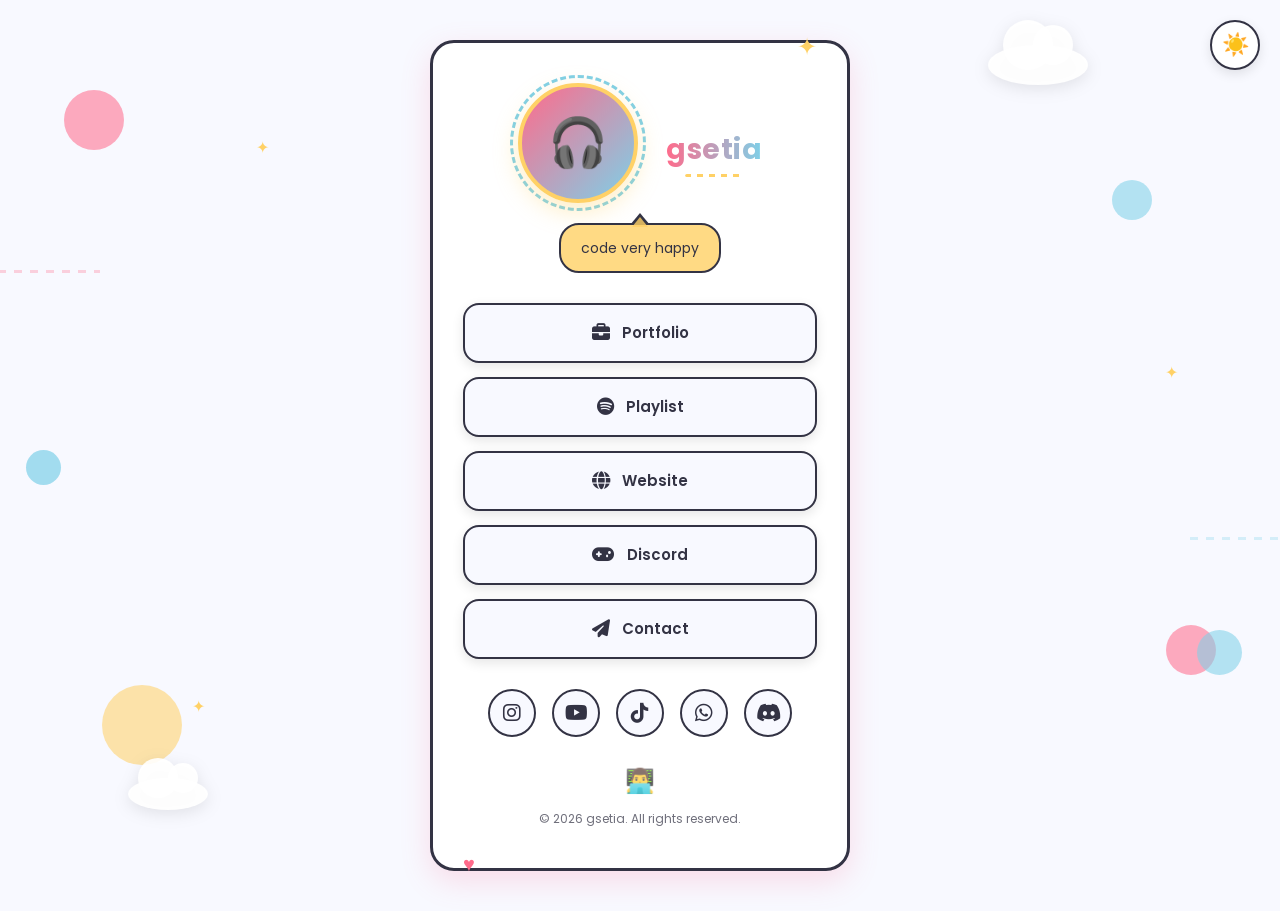
<file: fortopolio/index.html>
<!DOCTYPE html>
<html lang="id">
<head>
  <meta charset="UTF-8">
  <meta name="viewport" content="width=device-width, initial-scale=1.0">
  <title>gsetia | LinkTree</title>
  <!-- Google Fonts - Poppins -->
  <link href="https://fonts.googleapis.com/css2?family=Poppins:wght@300;400;600;700&display=swap" rel="stylesheet">
  <!-- Font Awesome 6 -->
  <link rel="stylesheet" href="https://cdnjs.cloudflare.com/ajax/libs/font-awesome/6.4.0/css/all.min.css">

  <link rel="stylesheet" href="style.css">
</head>
<body>
  <!-- Animated Background -->
  <div class="background-container">
    <div class="bubble"></div>
    <div class="bubble"></div>
    <div class="bubble"></div>
    <div class="bubble"></div>
    <div class="bubble"></div>
    <div class="bubble"></div>
    <div class="cloud cloud-1"></div>
    <div class="cloud cloud-2"></div>
    <div class="dotted-line dotted-line-1"></div>
    <div class="dotted-line dotted-line-2"></div>
    <div class="star star-1">✦</div>
    <div class="star star-2">✦</div>
    <div class="star star-3">✦</div>
  </div>

  <!-- Theme Toggle Button -->
  <button class="theme-toggle" id="themeToggle" aria-label="Toggle theme">
    <span class="sun">☀️</span>
    <span class="moon">🌙</span>
  </button>

  <!-- Main Container -->
  <div class="main-container">
    <div class="card">
      <!-- Header Section -->
      <header class="header">
        <div class="avatar-container">
          <div class="avatar-ring"></div>
          <div class="avatar">
            <span class="preview-avatar-emoji">🎧</span>
          </div>
        </div>
        <h1 class="name">gsetia</h1>
        <div class="tagline-container">
          <p class="tagline">code very happy</p>
        </div>
      </header>

      <!-- Links Section -->
      <nav class="links-container">
        
        <a href="https://gsetia.github.io" class="link-button" data-link="portfolio">
          <i class="fas fa-briefcase"></i>
          <span>Portfolio</span>
        </a>
        <a href="https://open.spotify.com/user/31zwjq6mvebbtv43fy6ydv7nfeim?si=c5c89c3d89de40b7" class="link-button" data-link="playlist">
          <i class="fab fa-spotify"></i>
          <span>Playlist</span>
        </a>
        <a href="https://gsetia.github.io" class="link-button" data-link="website">
          <i class="fas fa-globe"></i>
          <span>Website</span>
        </a>
        <a href="https://discord.com/users/1403013574821150791" class="link-button" data-link="discord">
          <i class="fas fa-gamepad"></i>
          <span>Discord</span>
        </a>
        <a href="https://gsetia.github.io/contact" class="link-button" data-link="contact">
          <i class="fas fa-paper-plane"></i>
          <span>Contact</span>
        </a>
      </nav>

      <!-- Social Icons Section -->
      <div class="social-container">
        
        <a href="https://instagram.com/gsetia" class="social-icon instagram" aria-label="instagram">
          <i class="fab fa-instagram"></i>
        </a>
        <a href="https://youtube.com/@gsetia" class="social-icon youtube" aria-label="youtube">
          <i class="fab fa-youtube"></i>
        </a>
        <a href="https://tiktok.com/@gsetia" class="social-icon tiktok" aria-label="tiktok">
          <i class="fab fa-tiktok"></i>
        </a>
        <a href="https://wa.me/1234567890" class="social-icon whatsapp" aria-label="whatsapp">
          <i class="fab fa-whatsapp"></i>
        </a>
        <a href="https://discord.com/users/1403013574821150791" class="social-icon discord" aria-label="discord">
          <i class="fab fa-discord"></i>
        </a>
      </div>

      <!-- Footer Section -->
      <footer class="footer">
        <div class="footer-decoration">👨‍💻</div>
        <p>&copy; 2026 gsetia. All rights reserved.</p>
      </footer>
    </div>
  </div>

  <script src="script.js"></script>
</body>
</html>
</file>
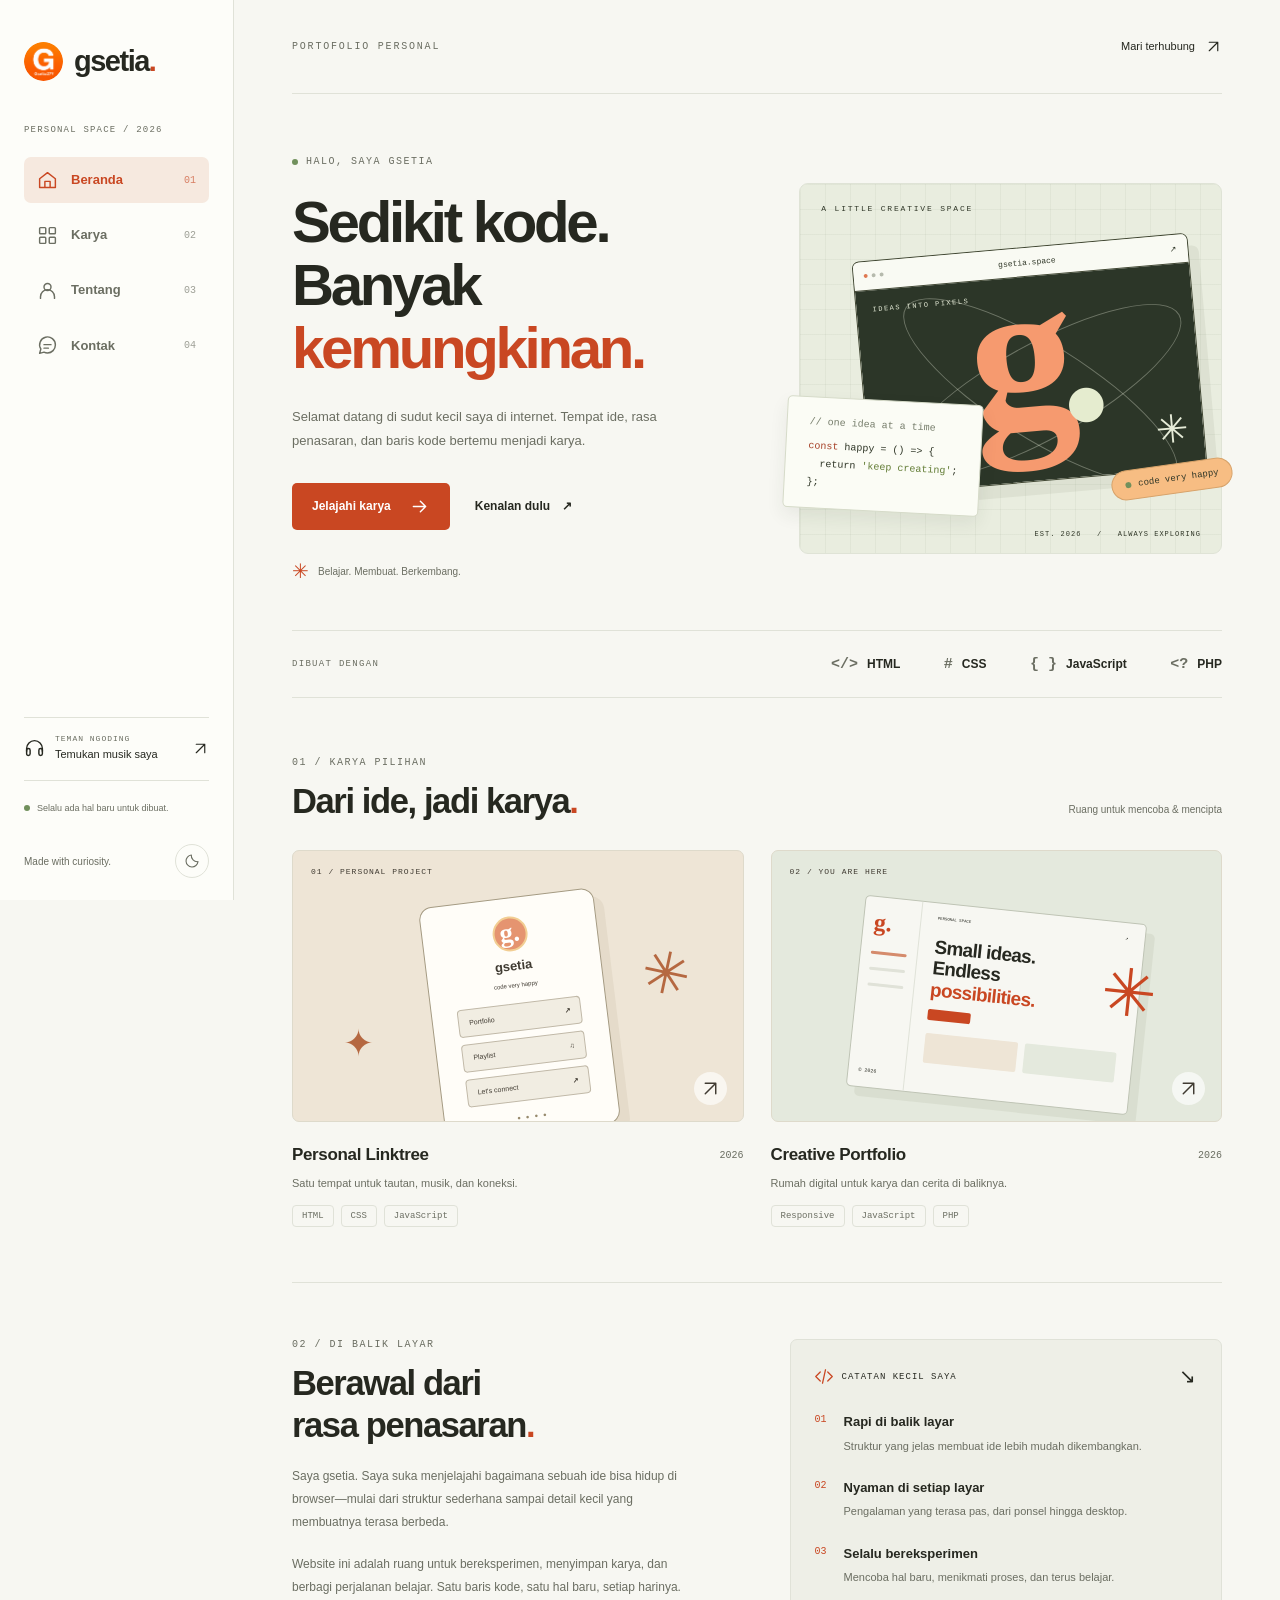
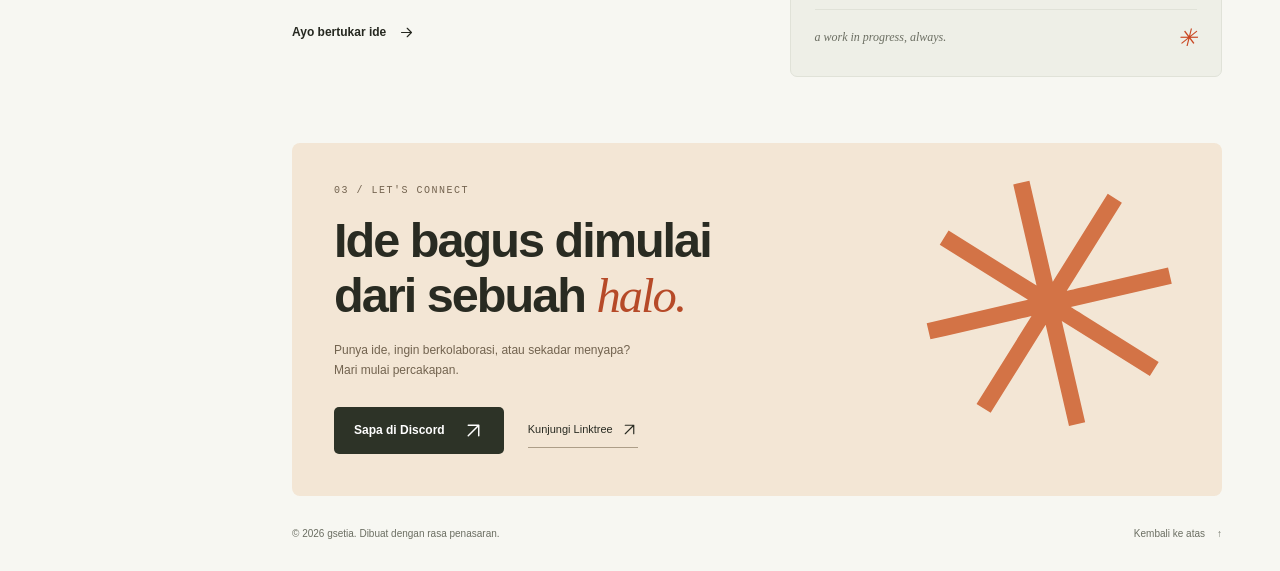
<file: projeck_website/index.html>
<!DOCTYPE html>
<html lang="id">
<head>
  <meta charset="UTF-8">
  <meta name="viewport" content="width=device-width, initial-scale=1.0">
  <meta name="description" content="Ruang kreatif gsetia. Jelajahi proyek website, cerita di balik kode, dan mari terhubung.">
  <meta name="theme-color" content="#f7f7f2">
  <title>gsetia — Kode, karya, dan cerita.</title>
  <link rel="icon" type="image/png" href="img/profil-G.png">
  <link rel="stylesheet" href="style.css">
  <script src="Javascript.js" defer></script>
</head>
<body>
  <a class="skip-link" href="#main">Langsung ke konten</a>
  <svg class="icon-library" xmlns="http://www.w3.org/2000/svg" aria-hidden="true">
    <symbol id="icon-home" viewBox="0 0 24 24"><path d="m3 10 9-7 9 7v10H3Z M9 20v-7h6v7"/></symbol>
    <symbol id="icon-grid" viewBox="0 0 24 24"><rect x="3" y="3" width="7" height="7" rx="1"/><rect x="14" y="3" width="7" height="7" rx="1"/><rect x="3" y="14" width="7" height="7" rx="1"/><rect x="14" y="14" width="7" height="7" rx="1"/></symbol>
    <symbol id="icon-user" viewBox="0 0 24 24"><circle cx="12" cy="8" r="4"/><path d="M4 21v-2a8 8 0 0 1 16 0v2"/></symbol>
    <symbol id="icon-chat" viewBox="0 0 24 24"><path d="M21 11.5a9 9 0 0 1-9 9 10 10 0 0 1-4-.9L3 21l1.4-5A9 9 0 1 1 21 11.5Z M8 11h8 M8 15h5"/></symbol>
    <symbol id="icon-arrow" viewBox="0 0 24 24"><path d="M5 12h14m-6-6 6 6-6 6"/></symbol>
    <symbol id="icon-up-right" viewBox="0 0 24 24"><path d="M6 18 18 6M6 6h12v12"/></symbol>
    <symbol id="icon-sun" viewBox="0 0 24 24"><circle cx="12" cy="12" r="4"/><path d="M12 2v2m0 16v2M2 12h2m16 0h2M5 5l1.5 1.5m11 11L19 19M5 19l1.5-1.5m11-11L19 5"/></symbol>
    <symbol id="icon-moon" viewBox="0 0 24 24"><path d="M21 13a9 9 0 0 1-10-10A9 9 0 1 0 21 13Z"/></symbol>
    <symbol id="icon-menu" viewBox="0 0 24 24"><path d="M4 6h16M4 12h16M4 18h16"/></symbol>
    <symbol id="icon-close" viewBox="0 0 24 24"><path d="m6 6 12 12M6 18 18 6"/></symbol>
    <symbol id="icon-code" viewBox="0 0 24 24"><path d="m7 6-6 6 6 6m10-12 6 6-6 6M14 3l-4 18"/></symbol>
    <symbol id="icon-headphones" viewBox="0 0 24 24"><path d="M3 15v-3a9 9 0 0 1 18 0v3"/><rect x="3" y="12" width="4" height="8" rx="2"/><rect x="17" y="12" width="4" height="8" rx="2"/></symbol>
  </svg>

  <aside class="sidebar" aria-label="Navigasi utama">
    <div class="brand-row">
      <a class="brand" href="#home" aria-label="gsetia, kembali ke beranda">
        <img src="img/profil-G.png" alt="" width="42" height="42">
        <span>gsetia<span class="brand-dot">.</span></span>
      </a>
      <button class="icon-button menu-toggle" id="menu-toggle" type="button" aria-label="Buka navigasi" aria-controls="sidebar-content" aria-expanded="false" hidden>
        <svg class="icon" aria-hidden="true"><use href="#icon-menu"/></svg>
      </button>
    </div>
    <div class="sidebar-content" id="sidebar-content">
      <p class="sidebar-caption">PERSONAL SPACE / 2026</p>
      <nav class="navigation" aria-label="Menu halaman">
        <a class="nav-link is-active" href="#home" aria-current="location"><svg class="icon" aria-hidden="true"><use href="#icon-home"/></svg>Beranda<span class="nav-number">01</span></a>
        <a class="nav-link" href="#projects"><svg class="icon" aria-hidden="true"><use href="#icon-grid"/></svg>Karya<span class="nav-number">02</span></a>
        <a class="nav-link" href="#about"><svg class="icon" aria-hidden="true"><use href="#icon-user"/></svg>Tentang<span class="nav-number">03</span></a>
        <a class="nav-link" href="#contact"><svg class="icon" aria-hidden="true"><use href="#icon-chat"/></svg>Kontak<span class="nav-number">04</span></a>
      </nav>
      <div class="sidebar-bottom">
        <a class="music-link" href="https://open.spotify.com/user/31zwjq6mvebbtv43fy6ydv7nfeim" target="_blank" rel="noopener noreferrer">
          <svg class="icon" aria-hidden="true"><use href="#icon-headphones"/></svg>
          <span><small>TEMAN NGODING</small>Temukan musik saya</span>
          <svg class="icon small-icon" aria-hidden="true"><use href="#icon-up-right"/></svg>
        </a>
        <div class="sidebar-note"><span class="status-dot"></span> Selalu ada hal baru untuk dibuat.</div>
        <div class="sidebar-footer"><span>Made with curiosity.</span><button class="icon-button theme-toggle" id="theme-toggle" type="button" aria-label="Aktifkan tema gelap" aria-pressed="false" hidden><svg class="icon theme-moon" aria-hidden="true"><use href="#icon-moon"/></svg><svg class="icon theme-sun" aria-hidden="true"><use href="#icon-sun"/></svg></button></div>
      </div>
    </div>
  </aside>

  <main id="main" class="main-content" tabindex="-1">
    <header class="topbar"><span>PORTOFOLIO PERSONAL</span><a href="#contact">Mari terhubung <svg class="icon small-icon" aria-hidden="true"><use href="#icon-up-right"/></svg></a></header>

    <section class="hero section" id="home" aria-labelledby="hero-title">
      <div class="hero-copy">
        <p class="eyebrow"><span class="status-dot"></span> HALO, SAYA GSETIA</p>
        <h1 id="hero-title">Sedikit kode.<br>Banyak<br><span>kemungkinan.</span></h1>
        <p class="hero-description">Selamat datang di sudut kecil saya di internet. Tempat ide, rasa penasaran, dan baris kode bertemu menjadi karya.</p>
        <div class="hero-actions"><a class="button button-primary" href="#projects">Jelajahi karya <svg class="icon" aria-hidden="true"><use href="#icon-arrow"/></svg></a><a class="text-link" href="#about">Kenalan dulu <span aria-hidden="true">↗</span></a></div>
        <div class="hero-footnote"><span class="tiny-star" aria-hidden="true">✳</span> Belajar. Membuat. Berkembang.</div>
      </div>
      <div class="hero-visual" role="img" aria-label="Ilustrasi ruang kerja kreatif gsetia dengan jendela browser dan potongan kode">
        <div class="visual-grid"></div>
        <span class="visual-index">A LITTLE CREATIVE SPACE</span>
        <div class="browser-art">
          <div class="browser-toolbar"><span class="window-dots"><i></i><i></i><i></i></span><span>gsetia.space</span><span>↗</span></div>
          <div class="browser-canvas"><span class="canvas-caption">IDEAS INTO PIXELS</span><div class="orbit orbit-one"></div><div class="orbit orbit-two"></div><span class="art-letter">g<span>.</span></span><span class="canvas-bottom">CREATE SOMETHING<br>THAT FEELS LIKE YOU.</span><span class="art-asterisk">✳</span></div>
        </div>
        <div class="code-note"><span class="code-comment">// one idea at a time</span><code><span>const</span> happy = () =&gt; {<br>&nbsp; return <em>'keep creating'</em>;<br>};</code></div>
        <span class="floating-label"><span class="status-dot"></span> code very happy</span>
        <span class="visual-coordinate">EST. 2026 &nbsp; / &nbsp; ALWAYS EXPLORING</span>
      </div>
    </section>

    <div class="tool-strip" aria-label="Teknologi yang digunakan"><span>DIBUAT DENGAN</span><div><b><span class="tool-symbol">&lt;/&gt;</span> HTML</b><b><span class="tool-symbol">#</span> CSS</b><b><span class="tool-symbol">{ }</span> JavaScript</b><b><span class="tool-symbol">&lt;?</span> PHP</b></div></div>

    <section class="section projects-section" id="projects" aria-labelledby="projects-title">
      <div class="section-heading"><div><p class="eyebrow">01 / KARYA PILIHAN</p><h2 id="projects-title">Dari ide, jadi karya<span>.</span></h2></div><span class="section-aside">Ruang untuk mencoba &amp; mencipta</span></div>
      <div class="project-grid">
        <article class="project-card">
          <a class="project-preview linktree-preview" href="../fortopolio/index.html" aria-label="Buka proyek Personal Linktree">
            <span class="preview-label">01 / PERSONAL PROJECT</span><span class="preview-spark spark-one" aria-hidden="true">✳</span><span class="preview-spark spark-two" aria-hidden="true">✦</span>
            <div class="mini-linktree" aria-hidden="true"><div class="mini-avatar">g.</div><strong>gsetia</strong><small>code very happy</small><span>Portfolio <b>↗</b></span><span>Playlist <b>♫</b></span><span>Let's connect <b>↗</b></span><div class="mini-socials">● &nbsp; ● &nbsp; ● &nbsp; ●</div></div>
            <span class="preview-open"><svg class="icon" aria-hidden="true"><use href="#icon-up-right"/></svg></span>
          </a>
          <div class="project-info"><div class="project-title-row"><h3><a href="../fortopolio/index.html">Personal Linktree</a></h3><span class="project-year">2026</span></div><p>Satu tempat untuk tautan, musik, dan koneksi.</p><div class="tags"><span>HTML</span><span>CSS</span><span>JavaScript</span></div></div>
        </article>
        <article class="project-card">
          <a class="project-preview portfolio-preview" href="#about" aria-label="Kenali proyek Creative Portfolio">
            <span class="preview-label">02 / YOU ARE HERE</span>
            <div class="mini-portfolio" aria-hidden="true"><div class="mini-portfolio-sidebar"><b>g.</b><span></span><span></span><span></span><i>© 2026</i></div><div class="mini-portfolio-main"><div class="mini-topline">PERSONAL SPACE <span>↗</span></div><strong>Small ideas.<br>Endless<br><em>possibilities.</em></strong><div class="mini-orange-button"></div><div class="mini-bottom-blocks"><span></span><span></span></div></div><span class="mini-sticker">✳</span></div>
            <span class="preview-open"><svg class="icon" aria-hidden="true"><use href="#icon-up-right"/></svg></span>
          </a>
          <div class="project-info"><div class="project-title-row"><h3><a href="#about">Creative Portfolio</a></h3><span class="project-year">2026</span></div><p>Rumah digital untuk karya dan cerita di baliknya.</p><div class="tags"><span>Responsive</span><span>JavaScript</span><span>PHP</span></div></div>
        </article>
      </div>
    </section>

    <section class="section about-section" id="about" aria-labelledby="about-title">
      <div class="about-intro"><p class="eyebrow">02 / DI BALIK LAYAR</p><h2 id="about-title">Berawal dari<br>rasa penasaran<span>.</span></h2><p>Saya gsetia. Saya suka menjelajahi bagaimana sebuah ide bisa hidup di browser—mulai dari struktur sederhana sampai detail kecil yang membuatnya terasa berbeda.</p><p>Website ini adalah ruang untuk bereksperimen, menyimpan karya, dan berbagi perjalanan belajar. Satu baris kode, satu hal baru, setiap harinya.</p><a class="text-link" href="#contact">Ayo bertukar ide <svg class="icon small-icon" aria-hidden="true"><use href="#icon-arrow"/></svg></a></div>
      <div class="about-notes"><div class="note-heading"><svg class="icon" aria-hidden="true"><use href="#icon-code"/></svg><span>CATATAN KECIL SAYA</span><span aria-hidden="true">↘</span></div><div class="interest-row"><span>01</span><div><h3>Rapi di balik layar</h3><p>Struktur yang jelas membuat ide lebih mudah dikembangkan.</p></div></div><div class="interest-row"><span>02</span><div><h3>Nyaman di setiap layar</h3><p>Pengalaman yang terasa pas, dari ponsel hingga desktop.</p></div></div><div class="interest-row"><span>03</span><div><h3>Selalu bereksperimen</h3><p>Mencoba hal baru, menikmati proses, dan terus belajar.</p></div></div><div class="note-signature">a work in progress, always. <span aria-hidden="true">✳</span></div></div>
    </section>

    <section class="section contact-section" id="contact" aria-labelledby="contact-title"><div class="contact-decoration" aria-hidden="true">✳</div><p class="eyebrow">03 / LET'S CONNECT</p><h2 id="contact-title">Ide bagus dimulai<br>dari sebuah <span>halo.</span></h2><p>Punya ide, ingin berkolaborasi, atau sekadar menyapa?<br>Mari mulai percakapan.</p><div class="contact-actions"><a class="button button-dark" href="https://discord.com/users/1403013574821150791" target="_blank" rel="noopener noreferrer">Sapa di Discord <svg class="icon" aria-hidden="true"><use href="#icon-up-right"/></svg></a><a class="contact-link" href="../fortopolio/index.html">Kunjungi Linktree <svg class="icon small-icon" aria-hidden="true"><use href="#icon-up-right"/></svg></a></div></section>

    <footer class="site-footer"><span>© <span id="year">2026</span> gsetia. Dibuat dengan rasa penasaran.</span><a href="#home">Kembali ke atas <span aria-hidden="true">↑</span></a></footer>
  </main>
</body>
</html>
</file>
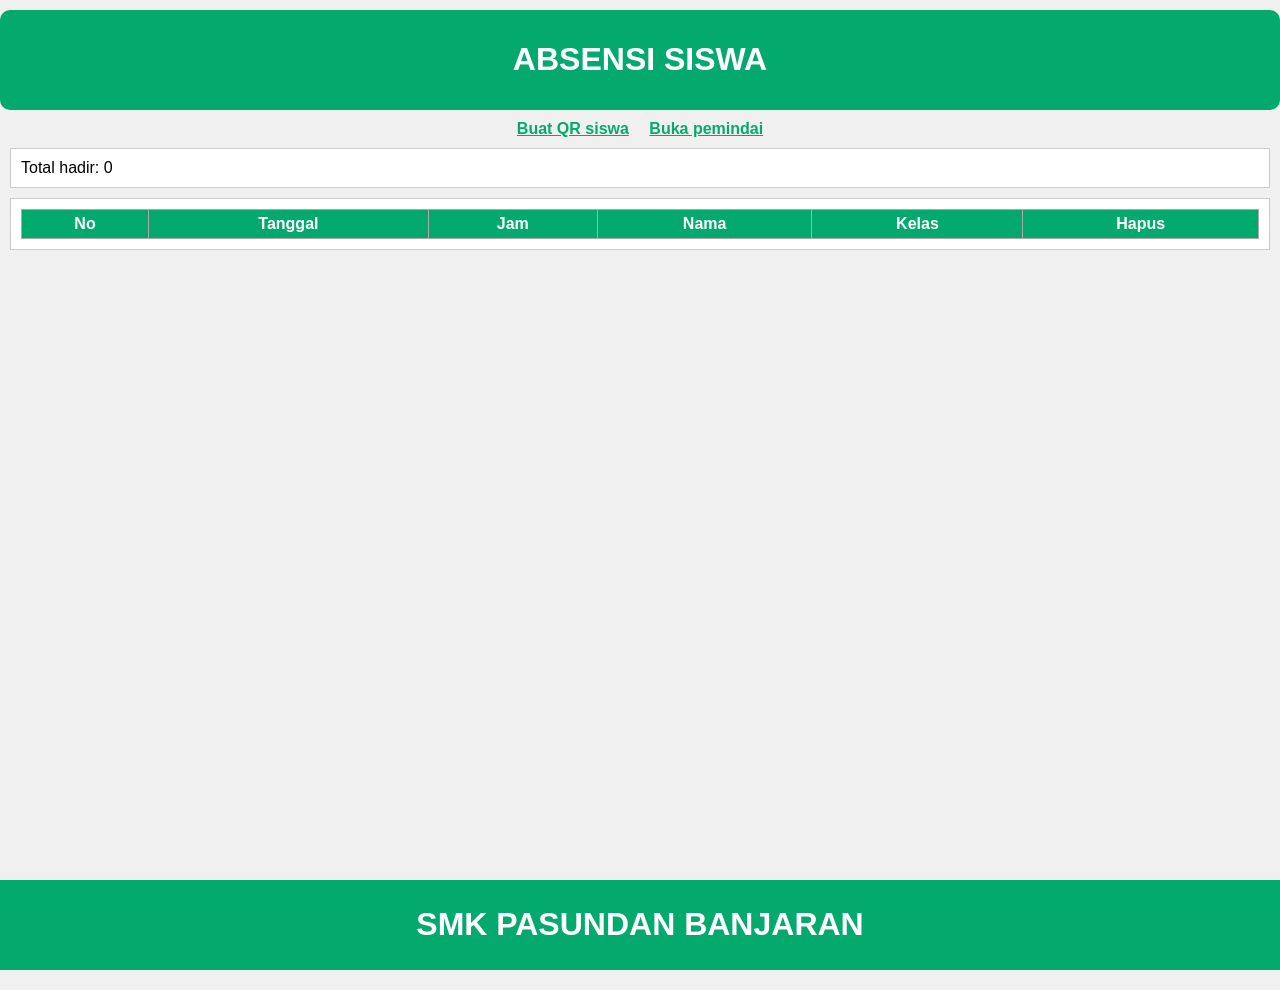
<file: Qr_Barcode-Public/Barcode_QR-publik/index.html>
<!doctype html>
<html>
<head>
  <meta charset="utf-8"/>
  <title>Website Absensi</title>
  <link rel="stylesheet" href="../css/absensi.css">
</head>
<body>
  <div class="judul">
    <h1>ABSENSI SISWA</h1>
  </div>
  <div class="nav">
    <a href="QR_Code.html">Buat QR siswa</a>
    <a href="Scan_QR.html" target="_blank" rel="noopener">Buka pemindai</a>
  </div>
  
    <div class="box">
      <div id="info">Total hadir: 0</div>
  </div>
  <div class="box">
    <table>
      <thead>
        <tr>
          <th>No</th>
          <th>Tanggal</th>
          <th>Jam</th>
          <th>Nama</th>
          <th>Kelas</th>
          <th>Hapus</th>
        </tr>
      </thead>
      <tbody id="tBody"></tbody>
    </table>
  </div>

  <div class="footer">
    <h1>SMK PASUNDAN BANJARAN</h1>
  </div>

  <script src="../js/absensi.js" defer></script>
</body>
</html>
</file>
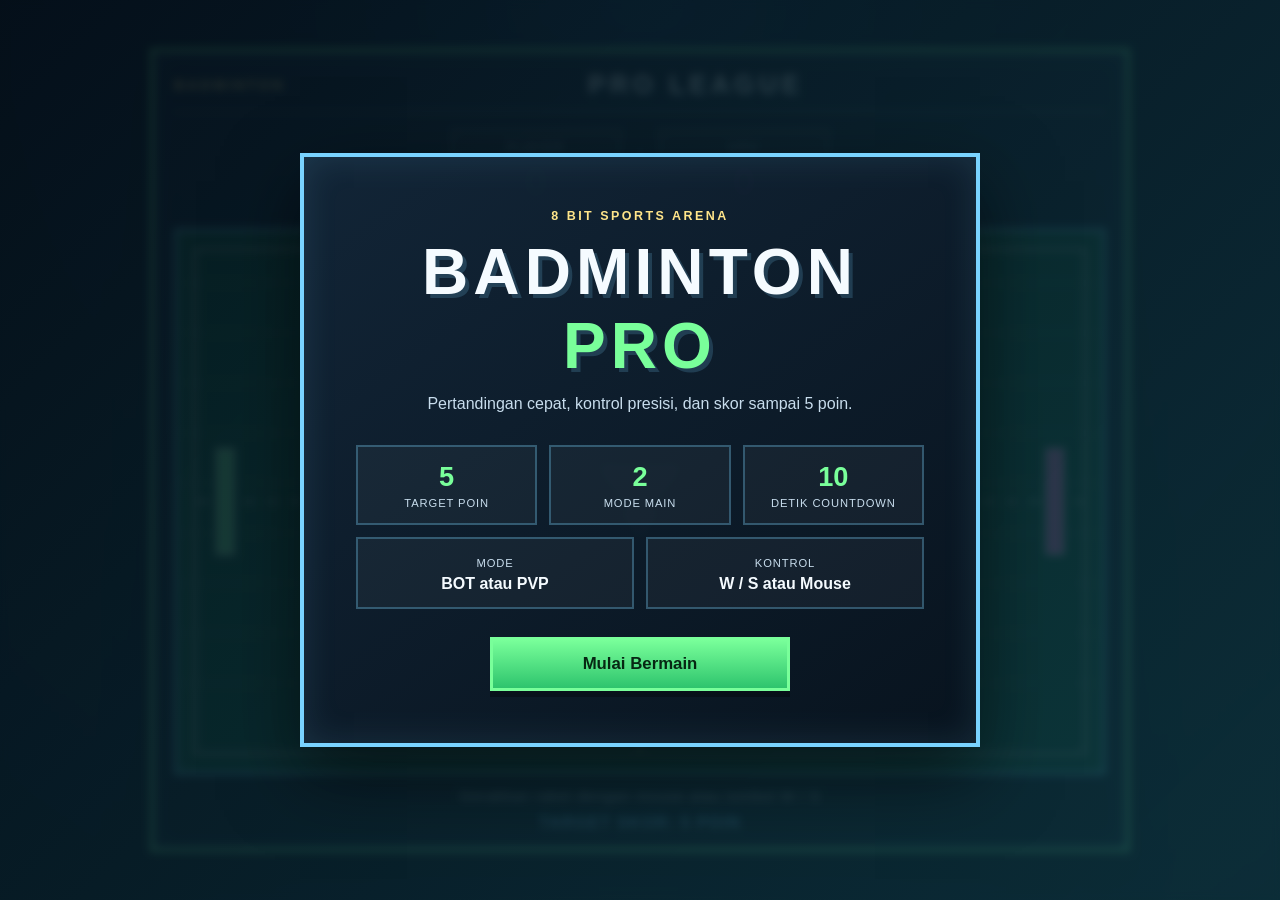
<file: 8 bit Bulu tangkis/bulu-tangkis.html>
<!DOCTYPE html>
<html lang="id">
<head>
    <meta charset="UTF-8">
    <meta name="viewport" content="width=device-width, initial-scale=1.0">
    <title>Badminton Pro</title>
    <link rel="stylesheet" href="bulutangkis.css">
</head>
<body>
    <div class="game-shell">
        <header class="topbar">
            <div class="brand">BADMINTON</div>
            <div class="title">PRO LEAGUE</div>
            <div class="topbar-actions">
                <button id="startBtn" type="button">Dashboard</button>
                <button id="backBtn" class="back-btn hidden" type="button">Pause</button>
            </div>
        </header>

        <div class="scoreboard">
            <div class="score-box">
                <span class="label">PLAYER</span>
                <span id="playerScore">0</span>
            </div>
            <div class="divider"></div>
            <div class="score-box">
                <span class="label" id="cpuLabel">CPU</span>
                <span id="cpuScore">0</span>
            </div>
        </div>

        <canvas id="gameCanvas" width="960" height="560" aria-label="Game Bulu Tangkis"></canvas>

        <div class="controls">
            <span id="controlHint">Gerakkan raket dengan mouse atau tombol W / S</span>
        </div>
        <div id="statusText" class="status">Target skor: 5 poin</div>
    </div>

    <!-- dashboard overlay -->
    <div id="dashboardOverlay" class="overlay dashboard-overlay">
        <div class="dashboard-card">
            <div class="dashboard-kicker">8 BIT SPORTS ARENA</div>
            <h1>BADMINTON <span>PRO</span></h1>
            <p class="dashboard-subtitle">Pertandingan cepat, kontrol presisi, dan skor sampai 5 poin.</p>

            <div class="dashboard-stats">
                <div class="dashboard-stat">
                    <strong>5</strong>
                    <span>Target Poin</span>
                </div>
                <div class="dashboard-stat">
                    <strong>2</strong>
                    <span>Mode Main</span>
                </div>
                <div class="dashboard-stat">
                    <strong>10</strong>
                    <span>Detik Countdown</span>
                </div>
            </div>

            <div class="dashboard-details">
                <div>
                    <span class="detail-label">MODE</span>
                    <strong>BOT atau PVP</strong>
                </div>
                <div>
                    <span class="detail-label">KONTROL</span>
                    <strong>W / S atau Mouse</strong>
                </div>
            </div>

            <button id="dashboardStartBtn" class="dashboard-start" type="button">Mulai Bermain</button>
        </div>
    </div>

    <div id="modeOverlay" class="overlay hidden">
        <div class="overlay-card">
            <h1>PILIH MODE</h1>
            <div class="mode-buttons">
                <button class="mode-btn" data-mode="bot" type="button">BOT</button>
                <button class="mode-btn" data-mode="pvp" type="button">PVP</button>
            </div>

            <div id="pvpInstructions" class="pvp-instructions hidden">
                <div class="player-key-box">
                    <span class="player-name">Player 1</span>
                    <span class="key-label">W / S</span>
                </div>
                <div class="player-key-box">
                    <span class="player-name">Player 2</span>
                    <span class="key-label">↑ / ↓</span>
                </div>
            </div>
        </div>
    </div>

    <!-- match start overlay -->
    <div id="matchStartOverlay" class="overlay hidden" aria-live="polite">
        <div class="match-start-card">
            <div class="dashboard-kicker">MATCH READY</div>
            <h2>Pertandingan Dimulai</h2>
            <p id="matchStartText">Bersiap...</p>
        </div>
    </div>

    <div id="pauseOverlay" class="overlay hidden" aria-live="polite">
        <div class="pause-card">
            <div class="dashboard-kicker">GAME PAUSED</div>
            <h2>Permainan Dijeda</h2>
            <div class="pause-actions">
                <button id="resumeBtn" type="button">Lanjut</button>
                <button id="pauseBackBtn" class="back-btn" type="button">Back to Menu</button>
            </div>
        </div>
    </div>

    <div id="resultOverlay" class="result-overlay hidden" aria-live="polite">
        <div class="result-box">
            <h2 id="resultTitle">Kamu Menang!</h2>
            <p id="resultText">Skor akhir 5 - 3</p>
            <div id="countdownText" class="countdown-text">Kembali ke menu dalam 10</div>
            <div class="result-actions">
                <button id="replayBtn" type="button">Main Lagi</button>
                <button id="resultBackBtn" class="back-btn" type="button">Back to Menu</button>
            </div>
        </div>
    </div>

    <script src="bulutangkis.js"></script>
</body>
</html>
</file>
<file: fortopolio/style.css>
/* CSS CUSTOM PROPERTIES (VARIABLES) */
:root {
  --primary: #FF6B8B;
  --secondary: #7ED0E8;
  --accent: #FFD166;
  --bg-light: #F8F9FF;
  --bg-dark: #2A2D43;
  --text-primary: #333344;
  --text-light: #FFFFFF;
  --bubble-pink: #FF6B8BCC;
  --bubble-blue: #7ED0E8CC;
  --bubble-yellow: #FFD166CC;

  /* Cartoon element colors */
  --cartoon-stroke: #333344;
  --cloud-color: rgba(255, 255, 255, 0.9);

  /* Shadows */
  --shadow-main: 0 10px 30px #FF6B8B33;
  --shadow-button: 0 4px 12px rgba(0, 0, 0, 0.1);
  --shadow-hover: 0 6px 20px #FF6B8B4D;

  /* Theme variables */
  --bg-current: var(--bg-light);
  --text-current: var(--text-primary);
  --card-bg: #FFFFFF;
}

/* Dark mode theme */
.dark {
  --bg-current: var(--bg-dark);
  --text-current: var(--text-light);
  --card-bg: #3A3D53;
  --cartoon-stroke: #FFFFFF;
  --cloud-color: rgba(58, 61, 83, 0.9);
}

/* RESET & BASE STYLES */
* {
  margin: 0;
  padding: 0;
  box-sizing: border-box;
}

body {
  font-family: 'Poppins', sans-serif;
  background-color: var(--bg-current);
  color: var(--text-current);
  min-height: 100vh;
  overflow-x: hidden;
  transition: background-color 0.4s ease, color 0.4s ease;
  line-height: 1.6;
}

/* ANIMATED BACKGROUND WITH FLOATING ELEMENTS */
.background-container {
  position: fixed;
  top: 0;
  left: 0;
  width: 100%;
  height: 100%;
  pointer-events: none;
  overflow: hidden;
  z-index: 0;
}

/* Floating Bubbles */
.bubble {
  position: absolute;
  border-radius: 50%;
  opacity: 0.7;
  animation: floatBubble 8s ease-in-out infinite;
}

.bubble:nth-child(1) {
  width: 60px;
  height: 60px;
  background: var(--bubble-pink);
  top: 10%;
  left: 5%;
  animation-delay: 0s;
}

.bubble:nth-child(2) {
  width: 40px;
  height: 40px;
  background: var(--bubble-blue);
  top: 20%;
  right: 10%;
  animation-delay: 1s;
  animation-duration: 10s;
}

.bubble:nth-child(3) {
  width: 80px;
  height: 80px;
  background: var(--bubble-yellow);
  bottom: 15%;
  left: 8%;
  animation-delay: 2s;
}

.bubble:nth-child(4) {
  width: 50px;
  height: 50px;
  background: var(--bubble-pink);
  bottom: 25%;
  right: 5%;
  animation-delay: 0.5s;
  animation-duration: 12s;
}

.bubble:nth-child(5) {
  width: 35px;
  height: 35px;
  background: var(--secondary);
  top: 50%;
  left: 2%;
  animation-delay: 3s;
}

.bubble:nth-child(6) {
  width: 45px;
  height: 45px;
  background: var(--bubble-blue);
  top: 70%;
  right: 3%;
  animation-delay: 1.5s;
}

@keyframes floatBubble {
  0%, 100% {
    transform: translateY(0) rotate(0deg) scale(1);
  }
  25% {
    transform: translateY(-20px) rotate(5deg) scale(1.05);
  }
  50% {
    transform: translateY(-10px) rotate(-3deg) scale(0.98);
  }
  75% {
    transform: translateY(-25px) rotate(3deg) scale(1.02);
  }
}

/* Cartoon Clouds */
.cloud {
  position: absolute;
  background: var(--cloud-color);
  border-radius: 50%;
  filter: drop-shadow(0 4px 8px rgba(0, 0, 0, 0.1));
}

.cloud::before,
.cloud::after {
  content: '';
  position: absolute;
  background: inherit;
  border-radius: 50%;
}

.cloud-1 {
  width: 100px;
  height: 40px;
  top: 5%;
  right: 15%;
  animation: cloudFloat 15s ease-in-out infinite;
}

.cloud-1::before {
  width: 50px;
  height: 50px;
  top: -25px;
  left: 15px;
}

.cloud-1::after {
  width: 40px;
  height: 40px;
  top: -20px;
  right: 15px;
}

.cloud-2 {
  width: 80px;
  height: 32px;
  bottom: 10%;
  left: 10%;
  animation: cloudFloat 18s ease-in-out infinite reverse;
}

.cloud-2::before {
  width: 40px;
  height: 40px;
  top: -20px;
  left: 10px;
}

.cloud-2::after {
  width: 30px;
  height: 30px;
  top: -15px;
  right: 10px;
}

@keyframes cloudFloat {
  0%, 100% {
    transform: translateX(0);
  }
  50% {
    transform: translateX(30px);
  }
}

/* Dotted Decoration Lines */
.dotted-line {
  position: absolute;
  opacity: 0.3;
}

.dotted-line-1 {
  top: 30%;
  left: -50px;
  width: 150px;
  height: 3px;
  background: repeating-linear-gradient(
  90deg,
  var(--primary),
  var(--primary) 8px,
  transparent 8px,
  transparent 16px
  );
  animation: waveLine 4s ease-in-out infinite;
}

.dotted-line-2 {
  bottom: 40%;
  right: -30px;
  width: 120px;
  height: 3px;
  background: repeating-linear-gradient(
  90deg,
  var(--secondary),
  var(--secondary) 8px,
  transparent 8px,
  transparent 16px
  );
  animation: waveLine 5s ease-in-out infinite reverse;
}

@keyframes waveLine {
  0%, 100% {
    transform: translateX(0) scaleY(1);
  }
  50% {
    transform: translateX(20px) scaleY(1.5);
  }
}

/* MAIN CONTAINER */
.main-container {
  position: relative;
  z-index: 1;
  display: flex;
  justify-content: center;
  align-items: center;
  min-height: 100vh;
  padding: 40px 20px;
}

/* CARD CONTAINER */
.card {
  background: var(--card-bg);
  border-radius: 24px;
  padding: 40px 30px;
  max-width: 420px;
  width: 100%;
  box-shadow: var(--shadow-main);
  position: relative;
  overflow: visible;
  animation: cardEntrance 0.8s cubic-bezier(0.34, 1.56, 0.64, 1) forwards;
  opacity: 0;
  transform: translateY(30px);
  transition: background-color 0.4s ease;

  /* Hand-drawn style border effect */
  border: 3px solid var(--cartoon-stroke);
  outline: 3px solid transparent;
  outline-offset: -6px;
}

/* Cartoon corner decorations */
.card::before {
  content: '✦';
  position: absolute;
  top: -15px;
  right: 30px;
  font-size: 24px;
  color: var(--accent);
  animation: sparkle 2s ease-in-out infinite;
}

.card::after {
  content: '♥';
  position: absolute;
  bottom: -12px;
  left: 30px;
  font-size: 20px;
  color: var(--primary);
  animation: sparkle 2s ease-in-out infinite 0.5s;
}

@keyframes cardEntrance {
  to {
    opacity: 1;
    transform: translateY(0);
  }
}

@keyframes sparkle {
  0%, 100% {
    transform: scale(1) rotate(0deg);
    opacity: 1;
  }
  50% {
    transform: scale(1.2) rotate(15deg);
    opacity: 0.7;
  }
}

/* HEADER SECTION - AVATAR */
.header {
  text-align: center;
  margin-bottom: 30px;
}

.avatar-container {
  position: relative;
  display: inline-block;
  margin-bottom: 20px;
  margin-right: 24px;
}

.avatar {
  width: 120px;
  height: 120px;
  border-radius: 50%;
  border: 4px solid var(--accent);
  background: linear-gradient(135deg, var(--primary), var(--secondary));
  display: flex;
  overflow: hidden;
  align-items: center;
  justify-content: center;
  font-size: 48px;
  color: white;
  position: relative;
  animation: avatarFloat 3s ease-in-out infinite;
  box-shadow: 0 8px 25px rgba(255, 209, 102, 0.4);
}

.avatar img {
  width: 100%;
  height: 100%;
}

/* Ring around avatar */
.avatar-ring {
  position: absolute;
  top: -8px;
  left: -8px;
  right: -8px;
  bottom: -8px;
  border: 3px dashed var(--secondary);
  border-radius: 50%;
  animation: ringRotate 20s linear infinite;
}

@keyframes avatarFloat {
  0%, 100% {
    transform: translateY(0);
  }
  50% {
    transform: translateY(-8px);
  }
}

@keyframes ringRotate {
  from {
    transform: rotate(0deg);
  }
  to {
    transform: rotate(360deg);
  }
}

/* Avatar wiggle on hover */
.avatar-container:hover .avatar {
  animation: avatarWiggle 0.5s ease-in-out;
}

@keyframes avatarWiggle {
  0%, 100% {
    transform: rotate(0deg);
  }
  25% {
    transform: rotate(-5deg);
  }
  75% {
    transform: rotate(5deg);
  }
}

/* HEADER - NAME WITH GRADIENT */
.name {
  font-size: 28px;
  font-weight: 700;
  letter-spacing: 0.5px;
  background: linear-gradient(90deg, var(--primary), var(--secondary));
  -webkit-background-clip: text;
  -webkit-text-fill-color: transparent;
  background-clip: text;
  margin-bottom: 15px;
  position: relative;
  display: inline-block;
}

/* Underline decoration */
.name::after {
  content: '';
  position: absolute;
  bottom: -5px;
  left: 50%;
  transform: translateX(-50%);
  width: 60%;
  height: 3px;
  background: repeating-linear-gradient(
  90deg,
  var(--accent),
  var(--accent) 6px,
  transparent 6px,
  transparent 12px
  );
  border-radius: 2px;
}

/* HEADER - TAGLINE SPEECH BUBBLE */
.tagline-container {
  display: flex;
  justify-content: center;
}

.tagline {
  background: var(--bubble-yellow);
  color: var(--text-primary);
  padding: 12px 20px;
  border-radius: 20px;
  font-size: 14px;
  font-weight: 400;
  max-width: 80%;
  position: relative;
  border: 2px solid var(--cartoon-stroke);
  animation: taglineEntrance 0.6s ease-out 0.3s forwards;
  opacity: 0;
  transform: scale(0.8);
}

/* Speech bubble pointer */
.tagline::before {
  content: '';
  position: absolute;
  top: -12px;
  left: 50%;
  transform: translateX(-50%);
  border-left: 10px solid transparent;
  border-right: 10px solid transparent;
  border-bottom: 12px solid var(--cartoon-stroke);
}

.tagline::after {
  content: '';
  position: absolute;
  top: -8px;
  left: 50%;
  transform: translateX(-50%);
  border-left: 8px solid transparent;
  border-right: 8px solid transparent;
  border-bottom: 10px solid var(--bubble-yellow);
}

@keyframes taglineEntrance {
  to {
    opacity: 1;
    transform: scale(1);
  }
}

      
/* LINKS SECTION */
.links-container {
  display: flex;
  flex-direction: column;
  gap: 14px;
  margin-bottom: 30px;
}

.link-button {
  display: flex;
  align-items: center;
  justify-content: center;
  gap: 12px;
  padding: 16px 24px;
  border-radius: 16px;
  background: var(--bg-current);
  color: var(--text-current);
  text-decoration: none;
  font-weight: 600;
  font-size: 15px;
  border: 2px solid var(--cartoon-stroke);
  box-shadow: var(--shadow-button);
  transition: all 0.3s cubic-bezier(0.34, 1.56, 0.64, 1);
  position: relative;
  overflow: hidden;
  opacity: 0;
  transform: translateX(-20px);
}

/* Staggered animation for links */
.link-button:nth-child(1) { animation: linkSlideIn 0.5s ease-out 0.4s forwards; }
.link-button:nth-child(2) { animation: linkSlideIn 0.5s ease-out 0.5s forwards; }
.link-button:nth-child(3) { animation: linkSlideIn 0.5s ease-out 0.6s forwards; }
.link-button:nth-child(4) { animation: linkSlideIn 0.5s ease-out 0.7s forwards; }
.link-button:nth-child(5) { animation: linkSlideIn 0.5s ease-out 0.8s forwards; }
.link-button:nth-child(6) { animation: linkSlideIn 0.5s ease-out 0.9s forwards; }

@keyframes linkSlideIn {
  to {
    opacity: 1;
    transform: translateX(0);
  }
}

/* Link button icon */
.link-button i {
  font-size: 18px;
  transition: transform 0.3s ease;
}

/* Hover effects */
.link-button:hover {
  transform: translateY(-3px) scale(1.02);
  box-shadow: var(--shadow-hover);
}

.link-button:hover i {
  transform: rotate(-10deg) scale(1.1);
}

/* Ripple effect container */
.ripple {
  position: absolute;
  border-radius: 50%;
  background: rgba(255, 255, 255, 0.4);
  transform: scale(0);
  animation: rippleEffect 0.6s ease-out;
  pointer-events: none;
}

@keyframes rippleEffect {
  to {
    transform: scale(4);
    opacity: 0;
  }
}

/* SOCIAL ICONS SECTION */
.social-container {
  display: flex;
  justify-content: center;
  gap: 16px;
  flex-wrap: wrap;
  margin-bottom: 25px;
}

.social-icon {
  width: 48px;
  height: 48px;
  border-radius: 50%;
  background: var(--bg-current);
  border: 2px solid var(--cartoon-stroke);
  display: flex;
  align-items: center;
  justify-content: center;
  text-decoration: none;
  color: var(--text-current);
  font-size: 20px;
  transition: all 0.3s cubic-bezier(0.34, 1.56, 0.64, 1);
  opacity: 0;
  animation: socialPop 0.4s ease-out forwards;
}

.social-icon:nth-child(1) { animation-delay: 1s; }
.social-icon:nth-child(2) { animation-delay: 1.1s; }
.social-icon:nth-child(3) { animation-delay: 1.2s; }
.social-icon:nth-child(4) { animation-delay: 1.3s; }
.social-icon:nth-child(5) { animation-delay: 1.4s; }

@keyframes socialPop {
  0% { opacity: 0; transform: scale(0); }
  70% { transform: scale(1.1); }
  100% { opacity: 1; transform: scale(1); }
}

/* Social icon hover - jump and rotate */
.social-icon:hover {
  transform: translateY(-8px) rotate(10deg);
  box-shadow: 0 8px 20px rgba(0, 0, 0, 0.15);
}

/* Social icon colors */
.social-icon.instagram:hover {
  background: linear-gradient(45deg, #f09433, #e6683c, #dc2743, #cc2366, #bc1888);
  color: white;
  border-color: #dc2743;
}

.social-icon.github:hover { background: #333; color: white; border-color: #333; }
.social-icon.youtube:hover { background: #FF0000; color: white; border-color: #CC0000; }
.social-icon.tiktok:hover { background: #000; color: white; border-color: #000; }
.social-icon.whatsapp:hover { background: #25D366; color: white; border-color: #1DA851; }
.social-icon.twitter:hover { background: #1DA1F2; color: white; border-color: #1a91da; }
.social-icon.linkedin:hover { background: #0077B5; color: white; border-color: #006097; }
.social-icon.discord:hover { background: #5865F2; color: white; border-color: #4752c4; }

/* FOOTER SECTION */
.footer {
  text-align: center;
  font-size: 12px;
  color: var(--text-current);
  opacity: 0.7;
  position: relative;
}

.footer-decoration {
  font-size: 24px;
  margin-bottom: 8px;
  animation: footerBounce 2s ease-in-out infinite;
}

@keyframes footerBounce {
  0%, 100% { transform: translateY(0); }
  50% { transform: translateY(-5px); }
}

/* THEME TOGGLE BUTTON */
.theme-toggle {
  position: fixed;
  top: 20px;
  right: 20px;
  width: 50px;
  height: 50px;
  border-radius: 50%;
  background: var(--card-bg);
  border: 2px solid var(--cartoon-stroke);
  cursor: pointer;
  display: flex;
  align-items: center;
  justify-content: center;
  font-size: 22px;
  z-index: 100;
  transition: all 0.3s ease;
  box-shadow: var(--shadow-button);
}

.theme-toggle:hover { transform: scale(1.1) rotate(15deg); }
.theme-toggle .sun { display: block; }
.theme-toggle .moon { display: none; }
.dark .theme-toggle .sun { display: none; }
.dark .theme-toggle .moon { display: block; }

/* RESPONSIVE DESIGN */
@media (max-width: 480px) {
  .card { padding: 30px 20px; margin: 20px 15px; }
  .avatar { width: 100px; height: 100px; font-size: 40px; }
  .name { font-size: 24px; }
  .tagline { font-size: 13px; padding: 10px 16px; }
  .link-button { padding: 14px 20px; font-size: 14px; }
  .social-icon { width: 44px; height: 44px; font-size: 18px; }
  .theme-toggle { width: 44px; height: 44px; top: 15px; right: 15px; }
  .bubble { animation-duration: 12s; }
  .cloud-1, .cloud-2 { display: none; }
}

@media (max-width: 768px) {
  .main-container { padding: 30px 15px; }
  .bubble:nth-child(5), .bubble:nth-child(6) { display: none; }
}
 
/* ADDITIONAL CARTOON DECORATIONS */
.star {
  position: absolute;
  font-size: 16px;
  color: var(--accent);
  animation: twinkle 1.5s ease-in-out infinite;
}

.star-1 { top: 15%; left: 20%; animation-delay: 0s; }
.star-2 { top: 40%; right: 8%; animation-delay: 0.5s; }
.star-3 { bottom: 20%; left: 15%; animation-delay: 1s; }

@keyframes twinkle {
  0%, 100% { opacity: 0.3; transform: scale(1); }
  50% { opacity: 1; transform: scale(1.3); }
}
</file>
<file: projeck_website/style.css>
/* Foundation */
:root {
  color-scheme: light;
  --bg: #f7f7f2;
  --surface: #fdfdf9;
  --text: #262820;
  --muted: #6b6e62;
  --line: #e0e2d8;
  --accent: #c94722;
  --accent-soft: #f6e9df;
  --panel: #eeefe7;
  --sidebar-width: 234px;
  --font: "Segoe UI", Arial, sans-serif;
  --mono: Consolas, "Courier New", monospace;
}

:root[data-theme="dark"] {
  color-scheme: dark;
  --bg: #1a1d18;
  --surface: #20241e;
  --text: #f0f0e7;
  --muted: #a9ad9e;
  --line: #373c31;
  --accent: #ff986f;
  --accent-soft: #3c2e22;
  --panel: #272c23;
}

* { box-sizing: border-box; }
html { scroll-behavior: smooth; scroll-padding-top: 32px; }
body { margin: 0; background: var(--bg); color: var(--text); font-family: var(--font); font-size: 15px; line-height: 1.7; -webkit-font-smoothing: antialiased; }
a { color: inherit; text-decoration: none; }
button { font: inherit; color: inherit; cursor: pointer; }
button, a { -webkit-tap-highlight-color: transparent; }
button, h1, h2, h3, p { margin: 0; }
img, svg { display: block; }
button:focus-visible, a:focus-visible { outline: 3px solid var(--accent); outline-offset: 5px; }
::selection { background: #f5b08a; color: #262820; }
[hidden] { display: none !important; }
.icon-library { position: absolute; width: 0; height: 0; overflow: hidden; }
.icon { width: 21px; height: 21px; flex-shrink: 0; fill: none; stroke: currentColor; stroke-width: 1.65; stroke-linecap: round; stroke-linejoin: round; }
.small-icon { width: 17px; height: 17px; }
.skip-link { position: fixed; top: 12px; left: 12px; z-index: 100; padding: 12px 20px; background: var(--text); color: var(--bg); transform: translateY(-160%); border-radius: 6px; }
.skip-link:focus { transform: translateY(0); }
.icon-button { display: inline-flex; align-items: center; justify-content: center; width: 42px; height: 42px; border: 1px solid var(--line); border-radius: 50%; background: transparent; }
.icon-button:hover { background: var(--panel); }

/* Sidebar */
.sidebar { position: fixed; inset: 0 auto 0 0; width: var(--sidebar-width); padding: 37px 24px 22px; background: var(--surface); border-right: 1px solid var(--line); display: flex; flex-direction: column; z-index: 20; overflow-y: auto; }
.brand-row { display: flex; align-items: center; justify-content: space-between; }
.brand { display: inline-flex; align-items: center; gap: 11px; font-size: 29px; font-weight: 750; letter-spacing: -1.5px; }
.brand img { width: 39px; height: 39px; border-radius: 50%; }
.brand-dot { color: var(--accent); }
.sidebar-content { display: flex; flex: 1; flex-direction: column; }
.sidebar-caption { margin: 39px 0 22px; font: 9px var(--mono); letter-spacing: 1.2px; color: var(--muted); }
.navigation { display: flex; flex-direction: column; gap: 9px; }
.nav-link { display: flex; gap: 13px; align-items: center; padding: 12px 13px; color: var(--muted); border-radius: 7px; font-size: 13px; font-weight: 600; transition: background .2s, color .2s; }
.nav-link:hover { color: var(--text); background: var(--panel); }
.nav-link.is-active { color: var(--accent); background: var(--accent-soft); }
.nav-number { margin-left: auto; font: 10px var(--mono); opacity: .65; }
.sidebar-bottom { margin-top: auto; padding-top: 55px; }
.music-link { display: flex; gap: 10px; align-items: center; padding: 16px 0; border-block: 1px solid var(--line); font-size: 11px; }
.music-link > .small-icon { margin-left: auto; }
.music-link small { display: block; margin-bottom: 2px; font: 8px var(--mono); letter-spacing: 1px; color: var(--muted); }
.music-link:hover { color: var(--accent); }
.sidebar-note { display: flex; align-items: center; gap: 7px; margin-top: 20px; font-size: 9px; color: var(--muted); }
.status-dot { display: inline-block; width: 6px; height: 6px; background: #71905c; border-radius: 50%; flex-shrink: 0; }
.sidebar-footer { margin-top: 28px; display: flex; align-items: center; justify-content: space-between; font-size: 10px; color: var(--muted); }
.theme-toggle { width: 34px; height: 34px; }
.theme-toggle .icon { width: 16px; height: 16px; }
.theme-sun { display: none; }
[data-theme="dark"] .theme-moon { display: none; }
[data-theme="dark"] .theme-sun { display: block; }

/* Main / hero */
.main-content { max-width: 1600px; margin-left: var(--sidebar-width); padding: 0 58px; }
.main-content:focus { outline: none; }
.topbar { min-height: 94px; border-bottom: 1px solid var(--line); display: flex; align-items: center; justify-content: space-between; gap: 20px; }
.topbar > span { font: 10px var(--mono); letter-spacing: 1.8px; color: var(--muted); }
.topbar a { display: inline-flex; align-items: center; gap: 10px; font-size: 11px; }
.topbar a:hover { color: var(--accent); }
.section { scroll-margin-top: 28px; }
.hero { display: grid; grid-template-columns: 1.12fr 1fr; align-items: center; gap: 34px; padding: 62px 0 49px; }
.eyebrow { display: flex; align-items: center; gap: 8px; font: 10px var(--mono); letter-spacing: 1.5px; color: var(--muted); }
.hero h1 { font-size: clamp(44px, 4.55vw, 76px); line-height: 1.08; font-weight: 750; letter-spacing: -3.3px; margin-top: 24px; }
.hero h1 > span { color: var(--accent); }
.hero-description { max-width: 385px; color: var(--muted); font-size: 13px; line-height: 1.9; margin-top: 25px; }
.hero-actions { display: flex; align-items: center; gap: 25px; flex-wrap: wrap; margin-top: 29px; }
.button { display: inline-flex; align-items: center; justify-content: center; gap: 18px; min-height: 47px; padding: 12px 19px; border: 1px solid transparent; border-radius: 5px; font-size: 12px; font-weight: 600; transition: transform .2s, box-shadow .2s; }
.button:hover { transform: translateY(-3px); box-shadow: 0 6px 15px #00000014; }
.button-primary { color: #fff; background: #c94722; }
.text-link { display: inline-flex; align-items: center; gap: 12px; font-size: 12px; font-weight: 600; }
.text-link:hover { color: var(--accent); }
.hero-footnote { display: flex; align-items: center; gap: 9px; font-size: 10px; color: var(--muted); margin-top: 31px; }
.tiny-star { color: var(--accent); font-size: 20px; line-height: 1; }
.hero-visual { position: relative; isolation: isolate; min-width: 0; height: 371px; border: 1px solid #dfe3d6; border-radius: 9px; background: #e9eddf; color: #2f3627; }
.visual-grid { position: absolute; inset: 0; z-index: -1; border-radius: inherit; background-image: linear-gradient(#78856612 1px, transparent 1px), linear-gradient(90deg, #78856612 1px, transparent 1px); background-size: 25px 25px; }
.visual-index { position: absolute; top: 20px; left: 21px; font: 8px var(--mono); letter-spacing: 1.8px; }
.browser-art { position: absolute; top: 63px; right: 23px; width: 80%; transform: rotate(-5deg); border: 1px solid #414733; border-radius: 7px; overflow: hidden; box-shadow: 10px 13px 0 #7380641c; }
.browser-toolbar { display: flex; justify-content: space-between; align-items: center; height: 29px; padding: 0 10px; background: #f9faf3; font: 8px var(--mono); border-bottom: 1px solid #414733; }
.window-dots { display: flex; gap: 4px; }
.window-dots i { height: 4px; width: 4px; background: #b6baad; border-radius: 50%; }
.window-dots i:first-child { background: #df7952; }
.browser-canvas { background: #2c3628; color: #e6ecd8; height: 204px; position: relative; overflow: hidden; }
.canvas-caption { position: absolute; top: 15px; left: 16px; font: 7px var(--mono); letter-spacing: 1.5px; }
.art-letter { position: absolute; inset: -42px 0 auto; text-align: center; font-family: Georgia, serif; font-size: 213px; line-height: 1.1; font-weight: bold; color: #f69a6f; letter-spacing: -20px; }
.art-letter > span { color: #e5eccf; }
.orbit { position: absolute; border: 1px solid #f1f4e353; border-radius: 50%; width: 95%; height: 95px; top: 68px; left: 5%; transform: rotate(-24deg); }
.orbit-two { transform: rotate(37deg); }
.canvas-bottom { position: absolute; bottom: 14px; left: 16px; font: 6px/1.7 var(--mono); letter-spacing: 1px; }
.art-asterisk { position: absolute; right: 14px; bottom: 6px; font-size: 39px; }
.code-note { position: absolute; left: -15px; bottom: 41px; padding: 16px 22px; background: #fbfcf5; border: 1px solid #d6dbc9; border-radius: 5px; transform: rotate(3deg); box-shadow: 0 8px 18px #2c362813; font: 10px/1.8 var(--mono); }
.code-comment { display: block; color: #777e6c; margin-bottom: 6px; }
.code-note code { font: inherit; }
.code-note code > span { color: #a64027; }
.code-note em { color: #637d36; font-style: normal; }
.floating-label { position: absolute; right: -12px; bottom: 59px; display: flex; align-items: center; gap: 7px; background: #f7bd83; border: 1px solid #d8a36a; padding: 9px 13px; border-radius: 30px; font: 9px var(--mono); transform: rotate(-8deg); }
.visual-coordinate { position: absolute; bottom: 15px; right: 20px; font: 7px var(--mono); letter-spacing: 1px; }

/* Technology strip and projects */
.tool-strip { display: flex; align-items: center; justify-content: space-between; gap: 25px; border-block: 1px solid var(--line); padding: 23px 0; }
.tool-strip > span { font: 9px var(--mono); letter-spacing: 1.3px; color: var(--muted); }
.tool-strip > div { display: flex; align-items: center; gap: clamp(20px, 3.4vw, 60px); }
.tool-strip b { font-size: 12px; font-weight: 600; display: flex; gap: 9px; align-items: center; }
.tool-symbol { font: bold 15px var(--mono); color: var(--muted); }
.projects-section { padding: 59px 0 55px; }
.section-heading { display: flex; justify-content: space-between; align-items: flex-end; gap: 20px; margin-bottom: 27px; }
h2 { font-size: clamp(28px, 2.7vw, 40px); line-height: 1.2; letter-spacing: -1.4px; font-weight: 650; margin-top: 13px; }
h2 > span { color: var(--accent); }
.section-aside { font-size: 10px; color: var(--muted); padding-bottom: 5px; }
.project-grid { display: grid; grid-template-columns: 1fr 1fr; gap: 27px; }
.project-card { min-width: 0; }
.project-preview { position: relative; display: flex; align-items: flex-end; justify-content: center; height: 272px; overflow: hidden; border-radius: 7px; border: 1px solid #dedacb; color: #403b32; }
.linktree-preview { background: #eee5d6; }
.portfolio-preview { background: #e4e9dd; }
.preview-label { position: absolute; left: 18px; top: 16px; font: 8px var(--mono); letter-spacing: 1px; }
.preview-open { position: absolute; right: 16px; bottom: 16px; width: 33px; height: 33px; display: flex; justify-content: center; align-items: center; border-radius: 50%; background: #ffffffa6; transition: background .2s, transform .2s; }
.project-preview:hover .preview-open { background: #fff; transform: rotate(45deg); }
.mini-linktree { padding: 18px 25px; width: 176px; height: 237px; transform: rotate(-7deg) translateY(13px); background: #fffdf8; border: 1px solid #a59b83; border-radius: 13px; text-align: center; box-shadow: 9px 9px 0 #c9bda541; transition: transform .3s; }
.project-preview:hover .mini-linktree { transform: rotate(-3deg) translateY(6px); }
.mini-avatar { width: 35px; height: 35px; background: #e59470; border: 2px solid #f2ce93; border-radius: 50%; margin: 0 auto 4px; font: bold 27px/29px Georgia, serif; color: #fff; }
.mini-linktree > strong { display: block; font-size: 13px; }
.mini-linktree > small { display: block; font-size: 6px; margin: 3px 0 13px; }
.mini-linktree > span { display: flex; justify-content: space-between; border: 1px solid #c1b9a8; border-radius: 4px; padding: 7px 10px; margin-top: 7px; font-size: 7px; background: #f1ede2; }
.mini-socials { margin-top: 11px; font-size: 6px; color: #978a6d; }
.preview-spark { position: absolute; color: #b56841; }
.spark-one { top: 74px; right: 52px; font-size: 58px; transform: rotate(12deg); }
.spark-two { left: 50px; bottom: 45px; font-size: 37px; }
.mini-portfolio { width: 283px; height: 192px; background: #f7f7f2; color: #262820; margin-bottom: 20px; display: flex; transform: rotate(6deg); border: 1px solid #bfc4b5; border-radius: 5px; box-shadow: 9px 9px 0 #97a28626; position: relative; transition: transform .3s; }
.project-preview:hover .mini-portfolio { transform: rotate(2deg) translateY(-5px); }
.mini-portfolio-sidebar { width: 57px; border-right: 1px solid #e0e2d8; padding: 12px 10px; }
.mini-portfolio-sidebar b { font: bold 24px Georgia, serif; color: #c94722; }
.mini-portfolio-sidebar > span { display: block; background: #e0e2d8; height: 3px; margin-top: 13px; border-radius: 2px; }
.mini-portfolio-sidebar > span:first-of-type { background: #d58b6c; }
.mini-portfolio-sidebar i { font: 5px var(--mono); position: absolute; bottom: 13px; }
.mini-portfolio-main { flex: 1; padding: 13px 16px; }
.mini-topline { display: flex; justify-content: space-between; font: 4px var(--mono); margin-bottom: 15px; }
.mini-portfolio-main > strong { display: block; font-size: 19px; line-height: 1.12; letter-spacing: -.7px; }
.mini-portfolio-main em { font-style: normal; color: #c94722; }
.mini-orange-button { background: #c94722; border-radius: 2px; width: 43px; height: 11px; margin-top: 9px; }
.mini-bottom-blocks { display: flex; gap: 7px; margin-top: 13px; }
.mini-bottom-blocks span { width: 50%; height: 30px; background: #eee5d6; border-radius: 2px; }
.mini-bottom-blocks span + span { background: #e4e9dd; }
.mini-sticker { position: absolute; right: -17px; top: 36px; color: #c94722; font-size: 66px; line-height: 1; }
.project-info { padding: 19px 0 0; }
.project-title-row { display: flex; align-items: center; justify-content: space-between; gap: 12px; }
.project-title-row h3 { font-size: 17px; font-weight: 600; letter-spacing: -.35px; }
.project-title-row a:hover { color: var(--accent); }
.project-year { font: 10px var(--mono); color: var(--muted); }
.project-info p { color: var(--muted); font-size: 11px; margin-top: 4px; }
.tags { display: flex; gap: 7px; flex-wrap: wrap; margin-top: 13px; }
.tags span { font: 9px var(--mono); border: 1px solid var(--line); color: var(--muted); padding: 5px 9px; border-radius: 4px; }

/* About, contact and footer */
.about-section { display: grid; grid-template-columns: 1fr 1fr; gap: 65px; padding: 56px 0 66px; border-top: 1px solid var(--line); }
.about-intro p:not(.eyebrow) { font-size: 12px; color: var(--muted); line-height: 1.9; margin-top: 19px; max-width: 390px; }
.about-intro .text-link { margin-top: 24px; }
.about-notes { background: var(--panel); border: 1px solid var(--line); border-radius: 7px; padding: 24px; }
.note-heading { display: flex; align-items: center; gap: 9px; font: 9px var(--mono); letter-spacing: 1px; }
.note-heading > span:last-child { margin-left: auto; font-size: 20px; }
.note-heading .icon { color: var(--accent); width: 18px; }
.interest-row { display: flex; gap: 17px; margin-top: 22px; }
.interest-row > span { color: var(--accent); font: 10px var(--mono); padding-top: 3px; }
.interest-row h3 { font-size: 13px; font-weight: 600; }
.interest-row p { font-size: 11px; color: var(--muted); margin-top: 3px; line-height: 1.7; }
.note-signature { display: flex; justify-content: space-between; align-items: center; margin-top: 22px; padding-top: 14px; border-top: 1px solid var(--line); color: var(--muted); font: italic 12px Georgia, serif; }
.note-signature span { color: var(--accent); font-size: 24px; }
.contact-section { position: relative; isolation: isolate; padding: 42px; overflow: hidden; border-radius: 8px; background: #f3e6d5; color: #292b22; }
.contact-section .eyebrow { color: #73634f; }
.contact-section h2 { font-size: clamp(34px, 3.8vw, 53px); letter-spacing: -2px; line-height: 1.13; margin-top: 17px; }
.contact-section h2 > span { font-family: Georgia, serif; font-weight: normal; font-style: italic; color: #b64a28; }
.contact-section > p:not(.eyebrow) { color: #72634f; font-size: 12px; margin-top: 16px; }
.contact-actions { display: flex; align-items: center; gap: 24px; flex-wrap: wrap; margin-top: 26px; }
.button-dark { background: #2d3327; color: #fff; }
.contact-link { display: inline-flex; align-items: center; gap: 8px; font-size: 11px; border-bottom: 1px solid #ad9e88; padding-block: 8px; }
.contact-link:hover { color: #b64a28; }
.contact-decoration { position: absolute; right: 28px; top: -17px; color: #d37346; font: 340px/1.1 Georgia, serif; z-index: -1; transform: rotate(-13deg); }
.site-footer { display: flex; justify-content: space-between; gap: 20px; align-items: center; padding: 29px 0; color: var(--muted); font-size: 10px; }
.site-footer a { display: inline-flex; align-items: center; gap: 12px; }
.site-footer a:hover { color: var(--accent); }

/* Responsive layouts */
@media (min-width: 1800px) { .main-content { margin-inline: auto; padding-left: calc(var(--sidebar-width) + 58px); } }
@media (max-width: 1200px) {
  :root { --sidebar-width: 205px; }
  .sidebar { padding-inline: 19px; }
  .main-content { padding-inline: 36px; }
  .hero { gap: 26px; }
  .hero h1 { font-size: clamp(40px, 4.4vw, 58px); letter-spacing: -2.6px; }
  .hero-visual { height: 348px; }
  .browser-art { right: 15px; width: 85%; }
  .floating-label { bottom: 32px; }
  .code-note { font-size: 9px; padding: 13px 17px; }
  .section-aside { display: none; }
  .about-section { gap: 35px; }
  .contact-decoration { font-size: 290px; top: 22px; right: 0; }
  .sidebar-note { font-size: 8px; }
  .music-link { font-size: 10px; gap: 7px; }
}

@media (max-width: 900px) {
  .sidebar { position: relative; inset: auto; width: 100%; padding: 17px 28px; border-right: 0; border-bottom: 1px solid var(--line); overflow: visible; }
  .brand { font-size: 27px; }
  .brand img { width: 34px; height: 34px; }
  .sidebar-caption, .music-link, .sidebar-note { display: none; }
  .sidebar-content { padding-top: 17px; }
  .navigation { display: grid; grid-template-columns: repeat(4, 1fr); gap: 8px; }
  .nav-link { font-size: 12px; padding-inline: 12px; }
  .nav-number { display: none; }
  .sidebar-bottom { padding: 0; }
  .sidebar-footer { margin-top: 14px; }
  .main-content { margin-left: 0; padding-inline: 28px; }
  .topbar { min-height: 68px; }
  .hero { padding-block: 45px; gap: 35px; }
  .hero h1 { font-size: clamp(40px, 6.2vw, 57px); }
  .hero-description { font-size: 12px; }
  .hero-actions { gap: 17px; }
  .button { padding-inline: 16px; }
  .hero-visual { height: 341px; }
  .tool-strip > div { gap: 28px; }
}

@media (max-width: 620px) {
  html { scroll-padding-top: 18px; }
  .sidebar { padding: 15px 21px; }
  .navigation { grid-template-columns: 1fr 1fr; }
  .main-content { padding-inline: 22px; }
  .topbar { min-height: 62px; }
  .topbar > span { font-size: 8px; letter-spacing: 1.2px; }
  .topbar a { font-size: 10px; gap: 5px; }
  .hero { grid-template-columns: 1fr; gap: 35px; padding-top: 37px; padding-bottom: 35px; }
  .eyebrow { font-size: 9px; letter-spacing: 1.1px; }
  .hero h1 { font-size: clamp(43px, 10.5vw, 64px); letter-spacing: -2.6px; margin-top: 19px; }
  .hero-description { max-width: 340px; margin-top: 20px; font-size: 13px; }
  .hero-actions { margin-top: 23px; gap: 24px; }
  .hero-footnote { margin-top: 23px; }
  .hero-visual { height: 342px; margin-inline: 9px; }
  .browser-art { width: 80%; right: 24px; top: 52px; }
  .floating-label { bottom: 41px; }
  .code-note { bottom: 47px; left: -10px; font-size: 10px; }
  .tool-strip { align-items: flex-start; flex-direction: column; gap: 15px; padding-block: 19px; }
  .tool-strip > div { justify-content: space-between; width: 100%; flex-wrap: wrap; gap: 15px; }
  .tool-strip b { font-size: 10px; gap: 6px; }
  .tool-symbol { font-size: 13px; }
  .projects-section { padding-block: 39px; }
  h2 { font-size: 31px; letter-spacing: -1.2px; }
  .project-grid { grid-template-columns: 1fr; gap: 30px; }
  .project-preview { height: 266px; }
  .section-heading { margin-bottom: 23px; }
  .project-info { padding-top: 15px; }
  .project-info p { font-size: 12px; }
  .about-section { grid-template-columns: 1fr; padding-block: 37px 40px; gap: 27px; }
  .about-intro p:not(.eyebrow) { font-size: 13px; }
  .about-notes { padding: 23px; }
  .interest-row p { font-size: 12px; }
  .contact-section { padding: 29px 24px; }
  .contact-section h2 { font-size: 35px; letter-spacing: -1.4px; }
  .contact-section > p:not(.eyebrow) { max-width: 245px; }
  .contact-decoration { font-size: 190px; opacity: .14; top: 70px; right: -38px; }
  .contact-actions { gap: 14px; align-items: flex-start; flex-direction: column; }
  .site-footer { font-size: 9px; align-items: flex-start; flex-direction: column; gap: 9px; padding-block: 23px; }
}

@media (prefers-reduced-motion: reduce) {
  html { scroll-behavior: auto; }
  *, *::before, *::after { animation: none !important; transition: none !important; }
}
</file>
<file: Qr_Barcode-Public/css/absensi.css>
body { font-family: Arial, sans-serif; background: #f0f0f0; margin: 0; }
.judul { background: #04aa6d; color: #fff; padding: 10px; text-align: center; border-radius: 10px; margin-top: 10px; }
.box { background: #fff; margin: 10px; padding: 10px; border: 1px solid #ccc; }
table { width: 100%; border-collapse: collapse; }
th, td { border: 1px solid #aaa; padding: 5px; }
th { background: #04aa6d; color: #fff; }
.btn { background: #04aa6d; color: #fff; border: none; padding: 6px 12px; cursor: pointer; }
.btn:hover { opacity: .8; }
.nav { text-align: center; margin: 10px; }
.nav a { color: #04aa6d; font-weight: bold; margin: 0 8px; }
.footer { margin-top: 630px; text-align: center; background-color: #04aa6d; color: #fff; padding: 5px; margin-bottom: 20px; }
</file>
<file: 8 bit Bulu tangkis/bulutangkis.css>
:root {
    --bg: #0a0f1a;
    --panel: #121d2f;
    --panel-2: #1a2d45;
    --green: #79ff9a;
    --green-dark: #2ec46d;
    --blue: #79d3ff;
    --orange: #ffb74d;
    --pink: #ff87d9;
    --yellow: #ffe58a;
    --line: rgba(255, 255, 255, 0.25);
    --shadow: rgba(0, 0, 0, 0.35);
}

* {
    box-sizing: border-box;
}

body {
    margin: 0;
    min-height: 100vh;
    display: grid;
    place-items: center;
    background: radial-gradient(circle at top, #133153 0%, #0a1727 30%, #070d14 100%);
    color: #edf5ff;
    font-family: "Segoe UI", Tahoma, sans-serif;
}

.game-shell {
    width: min(92vw, 980px);
    padding: 18px 20px 16px;
    border: 4px solid rgba(121, 255, 154, 0.9);
    background: linear-gradient(180deg, rgba(18, 29, 47, 0.95), rgba(10, 16, 26, 0.96));
    box-shadow: 0 20px 40px var(--shadow), inset 0 0 25px rgba(121, 211, 255, 0.15);
}

.topbar {
    display: flex;
    align-items: center;
    justify-content: space-between;
    gap: 16px;
    padding-bottom: 12px;
    border-bottom: 2px solid var(--line);
}

.topbar-actions {
    display: flex;
    gap: 10px;
    align-items: center;
}

.back-btn {
    background: linear-gradient(180deg, #ffb562, #ff8833);
    border-color: #ffd39a;
    color: #301a00;
    font-weight: 900;
    letter-spacing: 0.06em;
    text-transform: uppercase;
}

.brand,
.title {
    font-weight: 900;
    letter-spacing: 0.18em;
}

.brand {
    color: var(--yellow);
    font-size: 0.9rem;
}

.title {
    color: #f6f8fb;
    font-size: clamp(1.2rem, 2vw, 2rem);
    text-shadow: 3px 3px 0 rgba(121, 211, 255, 0.25);
}

button {
    border: 3px solid var(--green);
    background: linear-gradient(180deg, var(--green), var(--green-dark));
    color: #072713;
    font-size: 0.95rem;
    font-weight: 800;
    padding: 10px 16px;
    cursor: pointer;
    box-shadow: 0 6px 0 rgba(0, 0, 0, 0.3);
    transition: transform 0.15s ease;
}

button:hover {
    transform: translateY(-1px);
}

button:active {
    transform: translateY(2px);
    box-shadow: 0 3px 0 rgba(0, 0, 0, 0.25);
}

.scoreboard {
    display: flex;
    align-items: center;
    justify-content: center;
    gap: 18px;
    margin: 16px 0 12px;
}

.score-box {
    min-width: 170px;
    display: flex;
    flex-direction: column;
    align-items: center;
    background: rgba(255, 255, 255, 0.04);
    border: 2px solid var(--line);
    padding: 10px 18px;
}

.label {
    font-size: 0.72rem;
    letter-spacing: 0.2em;
    color: #c9d8ee;
}

#playerScore,
#cpuScore {
    font-size: clamp(2rem, 3.5vw, 3rem);
    font-weight: 900;
    line-height: 1;
    margin-top: 6px;
    transition: transform 0.18s ease, text-shadow 0.18s ease;
}

#playerScore {
    color: var(--green);
}

#cpuScore {
    color: var(--pink);
}

.score-pop {
    animation: scorePulse 0.45s ease;
    text-shadow: 0 0 18px rgba(255, 255, 255, 0.8);
}

@keyframes scorePulse {
    0% {
        transform: scale(0.8) rotate(-4deg);
        opacity: 0.7;
    }
    45% {
        transform: scale(1.35) rotate(3deg);
        opacity: 1;
    }
    100% {
        transform: scale(1) rotate(0deg);
        opacity: 1;
    }
}

.divider {
    width: 2px;
    height: 50px;
    background: var(--line);
}

canvas {
    width: 100%;
    display: block;
    border: 4px solid rgba(121, 211, 255, 0.7);
    background: linear-gradient(180deg, #14783d, #0d5e32 55%, #0b4d28);
    box-shadow: inset 0 0 40px rgba(0, 0, 0, 0.18);
}

.controls {
    display: flex;
    justify-content: center;
    padding-top: 12px;
    color: #dfeefc;
    font-size: 0.95rem;
    letter-spacing: 0.04em;
}

.status {
    margin-top: 10px;
    text-align: center;
    color: var(--blue);
    font-weight: 700;
    letter-spacing: 0.08em;
    text-transform: uppercase;
}

.hidden {
    display: none !important;
}

.overlay,
.result-overlay {
    position: fixed;
    inset: 0;
    display: grid;
    place-items: center;
    background: rgba(6, 12, 18, 0.72);
    backdrop-filter: blur(4px);
    z-index: 10;
}

.overlay.hidden,
.result-overlay.hidden {
    display: none;
}

.overlay-card,
.result-box {
    min-width: min(85vw, 400px);
    padding: 28px 24px;
    background: linear-gradient(180deg, rgba(25, 41, 59, 0.96), rgba(12, 19, 31, 0.98));
    border: 4px solid var(--green);
    text-align: center;
    box-shadow: 0 24px 50px rgba(0, 0, 0, 0.45);
}

   /* dashboard overlay styles */
.dashboard-overlay {
    background: linear-gradient(135deg, rgba(4, 15, 25, 0.88), rgba(13, 51, 62, 0.86));
}

.dashboard-card {
    width: min(90vw, 680px);
    padding: clamp(28px, 5vw, 52px);
    background: linear-gradient(145deg, rgba(18, 37, 55, 0.98), rgba(8, 19, 30, 0.98));
    border: 4px solid var(--blue);
    box-shadow: 0 28px 70px rgba(0, 0, 0, 0.55), inset 0 0 35px rgba(121, 211, 255, 0.12);
    text-align: center;
    animation: dashboardEnter 0.45s ease both;
}

@keyframes dashboardEnter {
    from {
        opacity: 0;
        transform: translateY(16px) scale(0.98);
    }
    to {
        opacity: 1;
        transform: translateY(0) scale(1);
    }
}

.dashboard-kicker {
    color: var(--yellow);
    font-size: 0.78rem;
    font-weight: 900;
    letter-spacing: 0.2em;
}

.dashboard-card h1 {
    margin: 12px 0 8px;
    color: #f5fbff;
    font-size: clamp(2rem, 6vw, 4rem);
    letter-spacing: 0.08em;
    text-shadow: 4px 4px 0 rgba(121, 211, 255, 0.18);
}

.dashboard-card h1 span {
    color: var(--green);
}

.dashboard-subtitle {
    margin: 0 auto;
    max-width: 480px;
    color: #c8dded;
    line-height: 1.6;
}

.dashboard-stats,
.dashboard-details {
    display: grid;
    grid-template-columns: repeat(3, 1fr);
    gap: 12px;
    margin-top: 28px;
}

.dashboard-stat,
.dashboard-details > div {
    padding: 14px 10px;
    border: 2px solid rgba(121, 211, 255, 0.3);
    background: rgba(255, 255, 255, 0.04);
}

.dashboard-stat strong {
    display: block;
    color: var(--green);
    font-size: 1.7rem;
}

.dashboard-stat span,
.detail-label {
    display: block;
    margin-top: 4px;
    color: #c8dded;
    font-size: 0.7rem;
    letter-spacing: 0.08em;
    text-transform: uppercase;
}

.dashboard-details {
    grid-template-columns: repeat(2, 1fr);
    margin-top: 12px;
}

.dashboard-details strong {
    display: block;
    margin-top: 6px;
    color: #f5fbff;
}

.dashboard-start {
    width: min(100%, 300px);
    margin-top: 28px;
    padding: 14px 22px;
    font-size: 1.05rem;
}

 /* match start overlay styles */
.match-start-card {
    width: min(86vw, 460px);
    padding: 32px 24px;
    background: linear-gradient(145deg, rgba(18, 37, 55, 0.98), rgba(8, 19, 30, 0.98));
    border: 4px solid var(--yellow);
    text-align: center;
    box-shadow: 0 24px 60px rgba(0, 0, 0, 0.55);
}

.match-start-card h2 {
    margin: 12px 0 8px;
    color: #f5fbff;
    font-size: clamp(1.6rem, 5vw, 2.5rem);
    text-transform: uppercase;
}

.pause-card {
    width: min(86vw, 460px);
    padding: 32px 24px;
    background: linear-gradient(145deg, rgba(18, 37, 55, 0.98), rgba(8, 19, 30, 0.98));
    border: 4px solid var(--blue);
    text-align: center;
    box-shadow: 0 24px 60px rgba(0, 0, 0, 0.55);
}

.pause-card h2 {
    margin: 12px 0 22px;
    color: #f5fbff;
    font-size: clamp(1.6rem, 5vw, 2.5rem);
    text-transform: uppercase;
}

.pause-actions {
    display: flex;
    gap: 10px;
}

.pause-actions button {
    flex: 1;
}

#matchStartText {
    margin: 0;
    color: var(--yellow);
    font-size: clamp(2.5rem, 10vw, 5rem);
    font-weight: 900;
    line-height: 1;
}

.overlay-card h1 {
    margin: 0 0 18px;
    font-size: clamp(2rem, 4vw, 2.8rem);
    letter-spacing: 0.12em;
}

.mode-buttons {
    display: flex;
    gap: 14px;
    justify-content: center;
    flex-wrap: wrap;
}

.mode-btn {
    min-width: 130px;
}

.pvp-instructions {
    display: flex;
    justify-content: center;
    gap: 16px;
    flex-wrap: wrap;
    margin-top: 20px;
}

.player-key-box {
    background: rgba(255, 255, 255, 0.04);
    border: 2px solid rgba(121, 255, 154, 0.6);
    padding: 12px 18px;
    min-width: 140px;
    text-align: center;
}

.player-name {
    display: block;
    font-size: 0.7rem;
    letter-spacing: 0.18em;
    color: #dfeeff;
    margin-bottom: 8px;
}

.key-label {
    font-size: 1.2rem;
    font-weight: 800;
    color: var(--yellow);
}

.result-box h2 {
    margin: 0 0 12px;
    font-size: clamp(1.8rem, 4vw, 3rem);
    letter-spacing: 0.08em;
    text-transform: uppercase;
}

.result-box p {
    margin: 0 0 12px;
    font-size: 1.05rem;
    color: #dfeeff;
}

.countdown-text {
    margin: 0 0 14px;
    font-size: 0.95rem;
    color: var(--yellow);
    font-weight: 700;
    letter-spacing: 0.08em;
    text-transform: uppercase;
}

.result-actions {
    display: flex;
    gap: 10px;
}

.result-actions button {
    flex: 1;
}

@media (max-width: 420px) {
    .result-actions,
    .pause-actions {
        flex-direction: column;
    }
}

@media (max-width: 650px) {
    .topbar {
        flex-wrap: wrap;
        justify-content: center;
        text-align: center;
    }

    .scoreboard {
        gap: 10px;
    }

    .score-box {
        min-width: 120px;
    }

    .dashboard-stats {
        gap: 6px;
    }

    .dashboard-stat {
        padding: 10px 4px;
    }

    .dashboard-stat span {
        font-size: 0.6rem;
    }

    .mode-buttons {
        flex-direction: column;
    }

    .mode-btn {
        width: 100%;
    }
}
</file>
